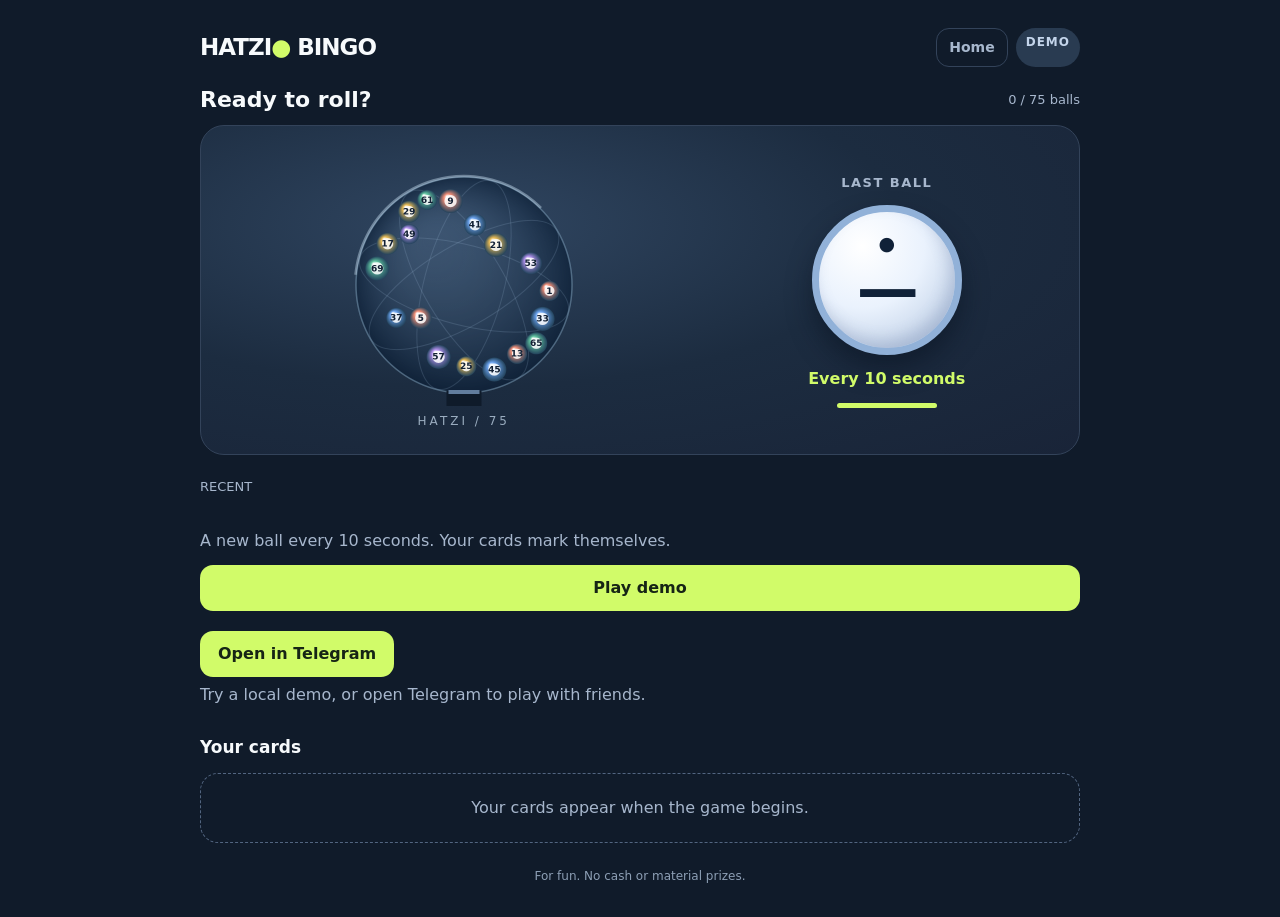
<file: index.html>
<!doctype html>
<html lang="en"><head><meta charset="utf-8"><meta name="viewport" content="width=device-width,initial-scale=1,viewport-fit=cover"><meta name="theme-color" content="#101b2a"><title>HATZI Bingo</title><script src="https://telegram.org/js/telegram-web-app.js"></script>
<style>
*{box-sizing:border-box} :root{color-scheme:dark;--bg:#101b2a;--panel:#1b293c;--edge:#33435a;--lime:#d1fb69;--muted:#a7b7cd;--white:#f7fafc}body{margin:0;background:var(--bg);color:var(--white);font:16px/1.5 system-ui,-apple-system,Segoe UI,sans-serif}button,a,select{font:inherit}button,a.action{min-height:46px;border:0;border-radius:13px;padding:11px 18px;font-weight:700;cursor:pointer;text-decoration:none;display:inline-flex;align-items:center;justify-content:center;gap:8px;background:var(--lime);color:#162415}button:disabled{opacity:.42;cursor:default}button.secondary,a.secondary{background:#29394f;color:var(--white);border:1px solid var(--edge)}button.ghost{background:transparent;color:var(--muted);border:1px solid var(--edge)}button:focus-visible,a:focus-visible,select:focus-visible{outline:3px solid #8dbeff;outline-offset:3px}main{max-width:920px;margin:auto;padding:18px 20px calc(32px + env(safe-area-inset-bottom))}header{display:flex;justify-content:space-between;align-items:center;gap:12px;margin-bottom:20px}.brand{font-weight:900;font-size:23px;letter-spacing:-1px}.brand span{color:var(--lime)}.badge{padding:5px 10px;border-radius:30px;font-size:12px;font-weight:800;letter-spacing:1px;background:#293b51;color:#c4d5eb}.heading{display:flex;align-items:center;justify-content:space-between;gap:12px;margin-bottom:12px}h1{font-size:22px;line-height:1.2;margin:0}h2{font-size:17px;margin:0}p{margin:6px 0;color:var(--muted)}.top-actions{display:flex;gap:8px}.top-actions button{font-size:14px;padding:8px 12px;min-height:38px}.stage{position:relative;background:radial-gradient(ellipse at 30% 30%,#304661 0,#1c2c40 50%,#192438 100%);border:1px solid var(--edge);border-radius:24px;overflow:hidden;padding:16px;display:grid;grid-template-columns:1.4fr 1fr;align-items:center;min-height:285px}.machine{position:relative;min-width:0}canvas{display:block;width:min(100%,280px);height:auto;aspect-ratio:1/1;margin:auto}.machine-label{text-align:center;font-size:12px;letter-spacing:3px;color:#9aacbf;margin-top:-18px}.result{display:flex;flex-direction:column;align-items:center;gap:12px;position:relative}.result-label{color:var(--muted);font-size:13px;font-weight:700;letter-spacing:1.5px}.ball{width:116px;height:116px;border-radius:50%;display:flex;flex-direction:column;align-items:center;justify-content:center;color:#102138;background:radial-gradient(circle at 32% 25%,#fff 0,#eaf2fd 45%,#afc3de 100%);box-shadow:0 14px 25px #07111f80,inset -5px -8px 14px #5b709c40;border:7px solid #91b1d8}.ball small{font-size:19px;font-weight:900;line-height:1}.ball strong{font-size:48px;font-weight:900;line-height:1.15;letter-spacing:-2px}.ball.pop{animation:pop .65s cubic-bezier(.16,.92,.34,1.25)}@keyframes pop{0%{opacity:0;transform:translate(-60px,-70px) scale(.45) rotate(-40deg)}70%{opacity:1;transform:translate(0,7px) scale(1.06)}100%{transform:none}}.countdown{font-variant-numeric:tabular-nums;color:var(--lime);font-weight:750;font-size:16px;text-align:center}.timer-track{height:5px;width:100px;border-radius:4px;background:#4a5c7355;overflow:hidden}.timer-track i{display:block;height:100%;width:100%;background:var(--lime);transition:width .1s linear}.recent{display:flex;align-items:center;gap:9px;padding:14px 0 19px;min-height:68px;overflow:auto}.recent-label{color:var(--muted);font-size:13px;flex-shrink:0}.chip{display:grid;place-items:center;flex-shrink:0;width:40px;height:40px;border-radius:50%;background:#2b3b50;color:#dbe7f8;border:2px solid #587699;font-weight:800;font-size:14px}.chip:first-of-type{color:#142615;background:var(--lime);border-color:var(--lime)}.controls{display:flex;flex-wrap:wrap;gap:9px;margin:12px 0 20px}.controls>*{flex:1}.notice{background:#29384e;border:1px solid #536782;border-radius:12px;padding:12px 14px;margin:12px 0;font-size:14px;color:#dce6f3}.notice.error{border-color:#f58c82;color:#ffd6d1}.notice.success{border-color:var(--lime);color:var(--lime)}[hidden]{display:none!important}.cards{display:grid;grid-template-columns:repeat(2,minmax(0,1fr));gap:16px}.cards:has(.card:only-child){grid-template-columns:minmax(0,1fr);max-width:440px;margin-inline:auto}.card{background:#f1f5fb;color:#233246;border-radius:18px;padding:13px;box-shadow:0 5px 0 #070f1e50}.card-title{display:flex;justify-content:space-between;color:#5a6c86;font-size:13px;font-weight:800;margin:1px 3px 9px}.grid{display:grid;grid-template-columns:repeat(5,minmax(0,1fr));gap:5px}.cell{display:grid;place-items:center;aspect-ratio:1/1;border-radius:9px;font-size:clamp(14px,3.7vw,25px);font-weight:800;background:#dce5f1;color:#243852;font-variant-numeric:tabular-nums;position:relative}.cell.hit{background:#275c43;color:#fff;box-shadow:inset 0 0 0 2px #39805b}.cell.hit::after{content:'✓';position:absolute;right:3px;top:0;font-size:10px;color:#b6ffa1}.cell.free{background:var(--lime);color:#254515;font-size:25px}.cell.label{background:none;color:#436384;aspect-ratio:auto;padding-bottom:5px;font-size:18px;font-weight:900}.card-section{margin-top:16px}.room-box{padding:16px;border-radius:16px;background:var(--panel);border:1px solid var(--edge);margin-bottom:16px}.room-box p{font-size:14px}.room-list{display:grid;gap:8px;margin-top:12px}.room-list button{justify-content:space-between;text-align:left}.room-options{display:flex;gap:6px;margin-top:14px}.room-options button{flex:1;padding:10px 4px}.room-options button.selected{background:var(--lime);color:#162415}.statusline{font-size:13px;color:var(--muted);margin-top:12px;text-align:center}.empty{border:1px dashed #526580;padding:22px;border-radius:18px;text-align:center;color:var(--muted)}.card-controls{display:flex;align-items:center;gap:10px;margin-bottom:12px}.card-controls span{color:var(--muted);font-size:14px}.foot{margin-top:24px;text-align:center;font-size:12px;color:#8d9fb5}.count-badge{font-size:13px;color:var(--muted)}.stage.running .machine-label{color:var(--lime)}@media(min-width:700px){main{padding-top:28px}.stage{min-height:330px}.ball{width:150px;height:150px}.ball strong{font-size:62px}.cards{grid-template-columns:repeat(2,minmax(0,1fr))}.cell{font-size:26px}}@media(max-width:370px){main{padding:12px}.stage{padding:7px;min-height:235px}.ball{width:94px;height:94px}.ball strong{font-size:38px}.cards{gap:8px}.card{padding:7px}.grid{gap:3px}}@media(prefers-reduced-motion:reduce){.ball.pop{animation:none}.timer-track i{transition:none}}
.points-panel{margin:16px 0;padding:16px;border:1px solid var(--edge);border-radius:16px;background:var(--panel)}.points-panel p{font-size:13px}.points-form{display:flex;flex-wrap:wrap;gap:10px;align-items:end;margin:14px 0}.points-form label{display:grid;gap:6px}.points-form input,.points-form select{font:inherit;background:var(--bg);color:var(--white);padding:10px;border:1px solid var(--edge);border-radius:8px;max-width:100%;min-width:0}.points-form>*{max-width:100%}.points-scroll{overflow-x:auto;margin:14px 0}.points-scroll table{border-collapse:collapse;font-size:13px;white-space:nowrap;width:100%}.points-scroll th,.points-scroll td{padding:9px;border-bottom:1px solid var(--edge);text-align:start}.points-panel details{margin:12px 0}.points-panel summary{cursor:pointer} </style></head><body><main>
<header><div class="brand">HATZI<span>●</span> BINGO</div><div class="top-actions"><button class="ghost" id="homeBtn" type="button">Home</button><span class="badge" id="modeBadge">LIVE</span></div></header>
<div class="heading"><h1 id="gameTitle">Ready to roll?</h1><span class="count-badge" id="drawCount">75 balls</span></div>
<section class="stage" id="stage" aria-label="Bingo ball machine"><div class="machine"><canvas id="mixer" width="560" height="560" aria-label="Animated bingo balls"></canvas><div class="machine-label">HATZI / 75</div></div><div class="result"><div class="result-label" id="lastLabel">LAST BALL</div><div class="ball" id="ball"><small id="ballLetter">●</small><strong id="ballNumber">—</strong></div><div class="countdown" id="countdown">Every 10 seconds</div><div class="timer-track"><i id="timerBar"></i></div></div></section>
<div class="recent" id="recent"><span class="recent-label">RECENT</span></div>
<div class="notice" id="notice" role="status" hidden></div>
<section id="homePanel"><p id="intro">A new ball every 10 seconds. Your cards mark themselves.</p><div class="controls"><button id="soloBtn" type="button">Play solo</button><button id="hostBtn" class="secondary" type="button">Private room · Pro</button></div><div id="guestEntry" hidden><a class="action" id="telegramLink" href="https://t.me/HatziBingoBot">Open in Telegram</a><p id="demoHelp">Try a local demo, or open Telegram to play with friends.</p></div><div class="room-list" id="roomList"></div></section>
<section id="roomPanel" class="room-box" hidden><div class="heading"><h2 id="roomTitle">Private room</h2><span id="playerCount"></span></div><p id="playerNames"></p><p id="roomHelp"></p><div class="room-options" id="cardOptions"></div><div class="controls"><button id="startBtn" type="button">Start automatic game</button><button id="inviteBtn" class="secondary" type="button">Copy invitation</button><button id="closeBtn" class="ghost" type="button">Close room</button></div></section>
<section id="pointsPanel" class="points-panel" hidden></section><button id="reportsToggle" class="secondary" hidden>My room reports</button><section id="reportsPanel" class="points-panel" hidden></section><div id="finishedPanel" class="notice success" hidden><strong id="finishTitle"></strong><p id="finishText"></p><button id="againBtn" type="button">Play again</button></div>
<section class="card-section"><div class="heading"><h2 id="cardsHeading">Your cards</h2><span id="cardSummary"></span></div><div class="cards" id="cards"></div><div class="empty" id="emptyCards">Your cards appear when the game begins.</div></section>
<div class="statusline" id="connection" aria-live="polite"></div><div class="foot" id="footer">For fun. No cash or material prizes.</div>
</main><script type="module">
import {createPointsUI} from "./points-ui.js";
const q=new URLSearchParams(location.search),bot=q.get('bot')==='zh'?'zh':'en',zh=bot==='zh',t=(en,cn)=>zh?cn:en;
document.documentElement.lang=zh?'zh-Hans':'en';
const $=id=>document.getElementById(id),tg=window.Telegram?.WebApp,initData=tg?.initData||'',live=!!initData;
const endpoint='https://wbyiwtrwtjmrwzpaalhk.supabase.co/functions/v1/hatzi-bingo/mini';
const botName=zh?'HatziBingoZhBot':'HatziBingoBot';let game=null,roomId=q.get('room')||null,offset=0,busy=false,polling=false,lastBall=null,canHost=false,demoPool=[],demoNext=0,home=true;
const text=(id,en,cn)=>$(id).textContent=t(en,cn);
text('homeBtn','Home','主页');text('gameTitle','Ready to roll?','准备好了吗？');text('lastLabel','LAST BALL','最新球');text('intro','A new ball every 10 seconds. Your cards mark themselves.','每10秒一个新球，卡片自动标记。');text('soloBtn',live?'Play solo':'Play demo',live?'单人游戏':'体验演示');text('hostBtn','Private room · Pro','私人房间 · Pro');text('telegramLink','Open in Telegram','在 Telegram 中打开');text('demoHelp','Try a local demo, or open Telegram to play with friends.','试用本地演示，或在 Telegram 中与朋友玩。');text('cardsHeading','Your cards','你的卡片');text('emptyCards','Your cards appear when the game begins.','游戏开始时显示卡片。');text('startBtn','Start automatic game','开始自动游戏');text('inviteBtn','Copy invitation','复制邀请');text('closeBtn','Close room','关闭房间');text('againBtn','Play again','再玩一局');text('footer','For fun. No cash or material prizes.','仅供娱乐，无现金或实物奖励。');$('telegramLink').href='https://t.me/'+botName;$('modeBadge').textContent=live?t('LIVE','实时'):t('DEMO','演示');$('guestEntry').hidden=live;$('hostBtn').hidden=!live;
if(live){tg.ready();tg.expand();try{tg.setHeaderColor('#101b2a');tg.setBackgroundColor('#101b2a');}catch{}}
function notice(message,error=false){$('notice').hidden=!message;$('notice').textContent=message;$('notice').className='notice'+(error?' error':'');}
async function api(action,extra={}){
  const start=Date.now();
  const res=await fetch(endpoint,{method:'POST',headers:{'Content-Type':'application/json'},body:JSON.stringify({action,bot,initData,...extra}),signal:AbortSignal.timeout(12000)});
  const data=await res.json();if(!res.ok)throw Error(data.error||t('Connection failed. Try again.','连接失败，请重试。'));
  if(data.serverNow)offset=data.serverNow-(start+Date.now())/2;
  return data;
}
async function mutate(action,extra={}){if(busy)return;busy=true;notice('');setBusy(true);try{const data=await api(action,{requestId:crypto.randomUUID(),...extra});canHost=data.canHost??canHost;game=data.game;roomId=game?.roomId??null;home=false;render();}catch(e){notice(e.message,true);}finally{busy=false;setBusy(false);}}
function setBusy(value){for(const id of ['soloBtn','hostBtn','startBtn','againBtn'])$(id).disabled=value;if(game?.mode==='room')$('startBtn').disabled=value||game.playerCount<2;}
const ballName=n=>'BINGO'[Math.floor((n-1)/15)]+'-'+n;
const color=n=>['#f18c75','#e8ba54','#6ba3ef','#b190ed','#61c5a0'][Math.floor((n-1)/15)]||'#91b1d8';
const pointsUI=createPointsUI({t,api,mutate,getState:()=>({game,home,roomId,busy}),live});
function render(){
  pointsUI.render();
  $('homePanel').hidden=!home;$('roomPanel').hidden=!game||game.mode!=='room'||home;$('finishedPanel').hidden=!game||game.status!=='finished'||home;
  $('gameTitle').textContent=home?t('Ready to roll?','准备好了吗？'):game?.mode==='room'?t('Private room','私人房间')+' · '+game.id.slice(-6):t('Solo session','单人游戏');
  const drawn=game?.drawn??[],n=drawn.at(-1);$('drawCount').textContent=drawn.length+' / '+(game?.mode==='solo'?45:75)+' '+t('balls','球');
  $('ballLetter').textContent=n?'BINGO'[Math.floor((n-1)/15)]:'●';$('ballNumber').textContent=n??'—';$('ball').style.borderColor=color(n);
  if(n&&n!==lastBall){$('ball').classList.remove('pop');void $('ball').offsetWidth;$('ball').classList.add('pop');if(live)tg.HapticFeedback?.impactOccurred('light');}lastBall=n;
  $('recent').replaceChildren();const label=document.createElement('span');label.className='recent-label';label.textContent=t('RECENT','最近');$('recent').append(label);
  for(const number of drawn.slice(-6).reverse()){const e=document.createElement('span');e.className='chip';e.textContent=ballName(number);e.style.borderColor=color(number);$('recent').append(e);}
  $('cards').replaceChildren();const cs=game?.cards??[];$('emptyCards').hidden=cs.length>0;$('cardSummary').textContent=cs.length?cs.length+' '+t(cs.length===1?'card':'cards','张'):'';
  cs.forEach((card,index)=>{const box=document.createElement('article');box.className='card';const title=document.createElement('div');title.className='card-title';title.textContent=t('CARD ','卡片 ')+(index+1);box.append(title);const grid=document.createElement('div');grid.className='grid';for(const letter of 'BINGO'){const e=document.createElement('div');e.className='cell label';e.textContent=letter;grid.append(e);}for(let r=0;r<5;r++)for(let c=0;c<5;c++){const val=card[c*5+r],hit=drawn.includes(val);const e=document.createElement('div');e.className='cell'+(val===0?' free':hit?' hit':'');e.textContent=val===0?'★':val;e.setAttribute('aria-label',val===0?t('Free center','免费中心'):val+(hit?t(', marked','，已标记'):''));grid.append(e);}box.append(grid);$('cards').append(box);});
  if(game?.mode==='room'){
    $('roomTitle').textContent=t('Room lobby','房间大厅');$('playerCount').textContent=game.playerCount+'/30';$('playerNames').textContent=(game.players??[]).join(', ');
    $('roomHelp').textContent=game.status==='lobby'?t('Everyone receives the same number of cards. Invite at least one friend.','每人获得相同数量的卡片，请至少邀请一位朋友。'):t('The same ball is drawn for everyone, every 10 seconds.','每10秒为所有人抽出同一个球。');
    $('cardOptions').replaceChildren();if(game.status==='lobby'&&game.host)for(let i=1;i<=4;i++){const b=document.createElement('button');b.className=game.cardCount===i?'selected':'secondary';b.textContent=i+' '+t(i===1?'card':'cards','张');b.onclick=()=>mutate('count',{roomId,cardCount:i});$('cardOptions').append(b);}
    $('startBtn').hidden=game.status!=='lobby'||!game.host;$('startBtn').disabled=game.playerCount<2||busy;$('inviteBtn').hidden=game.status!=='lobby';$('closeBtn').hidden=!game.host||game.status==='finished';
  }
  if(game?.status==='finished'){text('finishTitle',game.winners?.length?'BINGO!':'Game complete',game.winners?.length?'宾果！':'游戏结束');$('finishText').textContent=(game.winners??[]).join(', ')||t('Ready for another round?','准备再玩一局吗？');$('againBtn').hidden=game.mode==='room'&&!game.host;}
  if(game?.expired)notice(t('This room expired. Return home to create or join another.','房间已过期，请返回主页。'),true);
}
async function showHome(){home=true;roomId=null;render();notice('');if(!live)return;try{const data=await api('home');canHost=data.canHost;$('roomList').replaceChildren();for(const r of data.rooms){const b=document.createElement('button');b.className='secondary';b.textContent=(r.host?t('Your room','你的房间'):t('Room','房间'))+' · '+r.id.slice(-6)+' · '+r.players;b.onclick=async()=>{roomId=r.id;home=false;await refresh();};$('roomList').append(b);}if(data.game?.status==='playing'){const b=document.createElement('button');b.className='secondary';b.textContent=t('Resume solo game','继续单人游戏');b.onclick=()=>mutate('solo');$('roomList').append(b);}}catch(e){notice(e.message,true);}}
async function refresh(){if(!live||home||polling||busy)return;polling=true;try{const data=await api('state',roomId?{roomId}:{});const previous=JSON.stringify(game);game=data.game;canHost=data.canHost??canHost;if(JSON.stringify(game)!==previous)render();$('connection').textContent=t('Synced with the room','已同步');}catch(e){$('connection').textContent=t('Reconnecting…','正在重新连接…');if(/sign in/i.test(e.message))notice(e.message,true);}finally{polling=false;}}
function shuffle(a){for(let i=a.length-1;i>0;i--){const u=new Uint32Array(1);crypto.getRandomValues(u);const j=u[0]%(i+1);[a[i],a[j]]=[a[j],a[i]];}return a;}
function makeCard(){const card=Array.from({length:5},(_,c)=>shuffle(Array.from({length:15},(_,i)=>c*15+i+1)).slice(0,5)).flat();card[12]=0;return card;}
function demo(){home=false;roomId=null;demoPool=shuffle(Array.from({length:75},(_,i)=>i+1));demoNext=Date.now()+10000;offset=0;game={id:'demo',mode:'solo',status:'playing',auto:true,cards:[makeCard()],drawn:[],nextDrawAt:demoNext,host:true,winners:[]};notice(t('Local demo. Open Telegram for a shared game.','本地演示，在 Telegram 中可参加共享游戏。'));render();}
function demoWin(card,drawn){const lines=[...Array.from({length:5},(_,r)=>Array.from({length:5},(_,c)=>c*5+r)),...Array.from({length:5},(_,c)=>Array.from({length:5},(_,r)=>c*5+r)),[0,6,12,18,24],[4,8,12,16,20]];return lines.some(line=>line.every(i=>card[i]===0||drawn.includes(card[i])));}
$('soloBtn').onclick=()=>live?mutate('solo'):demo();$('hostBtn').onclick=()=>mutate('room');$('startBtn').onclick=()=>mutate('begin',{roomId});$('closeBtn').onclick=()=>{if(confirm(t('Close this room for everyone?','为所有人关闭房间？')))mutate('close',{roomId});};$('againBtn').onclick=()=>game?.mode==='room'?mutate('room'):live?mutate('solo'):demo();$('homeBtn').onclick=showHome;
$('inviteBtn').onclick=async()=>{const link=`https://t.me/${botName}?start=r_${roomId}`;try{await navigator.clipboard.writeText(link);notice(t('Invitation copied. Anyone with this link can join before the game starts.','邀请已复制。持有链接的人可在游戏开始前加入。'));}catch{notice(link);}};
setInterval(()=>{if(!live&&game?.status==='playing'&&Date.now()>=demoNext){game.drawn.push(demoPool.pop());const win=demoWin(game.cards[0],game.drawn);if(win||game.drawn.length>=45){game.status='finished';game.winners=win?[t('You won!','你赢了！')]:[];game.nextDrawAt=null;}else{demoNext+=10000;game.nextDrawAt=demoNext;}render();}const active=!home&&game?.status==='playing';$('stage').classList.toggle('running',active);if(active){const remaining=Math.max(0,(game.nextDrawAt-(Date.now()+offset))/1000);$('countdown').textContent=remaining>0?t('Next in ','下一个：')+remaining.toFixed(1)+'s':t('Drawing…','抽球中…');$('timerBar').style.width=Math.min(100,remaining*10)+'%';}else{$('countdown').textContent=game?.status==='finished'&&!home?t('Round complete','本局结束'):t('Every 10 seconds','每10秒一个球');$('timerBar').style.width='100%';}},100);
setInterval(refresh,1500);document.addEventListener('visibilitychange',()=>{if(!document.hidden)refresh();});
// Animation is visual only. Live results always come from the authenticated server.
const cv=$('mixer'),cx=cv.getContext('2d'),reduced=matchMedia('(prefers-reduced-motion: reduce)').matches;
const balls=Array.from({length:18},(_,i)=>({x:280+Math.cos(i*2.4)*120,y:270+Math.sin(i*2.4)*120,vx:Math.sin(i+2)*2.5,vy:Math.cos(i+1)*2.5,r:20+(i%3)*2,n:1+i*4}));let lastFrame=0;
function frame(time){const dt=Math.min(2,(time-lastFrame)/16.67||1);lastFrame=time;cx.clearRect(0,0,560,560);const active=game?.status==='playing'&&!home, speed=active?1.7:.35;
cx.save();cx.translate(280,270);const glow=cx.createRadialGradient(-70,-90,5,0,0,225);glow.addColorStop(0,'#6887a940');glow.addColorStop(1,'#081b32b0');cx.fillStyle=glow;cx.beginPath();cx.arc(0,0,216,0,Math.PI*2);cx.fill();cx.strokeStyle='#83a5c080';cx.lineWidth=3;cx.stroke();cx.save();cx.rotate(reduced?0:time/5000);cx.strokeStyle='#adc6e52b';cx.lineWidth=2;for(let i=0;i<4;i++){cx.rotate(Math.PI/4);cx.beginPath();cx.ellipse(0,0,215,80,0,0,Math.PI*2);cx.stroke();}cx.restore();cx.restore();
for(let i=0;i<balls.length;i++){const b=balls[i];if(!reduced){b.x+=b.vx*dt*speed;b.y+=b.vy*dt*speed;const dx=b.x-280,dy=b.y-270,d=Math.hypot(dx,dy),limit=210-b.r;if(d>limit){const nx=dx/d,ny=dy/d,dot=b.vx*nx+b.vy*ny;b.vx-=2*dot*nx;b.vy-=2*dot*ny;b.x=280+nx*limit;b.y=270+ny*limit;}for(let j=0;j<i;j++){const a=balls[j],dx=b.x-a.x,dy=b.y-a.y,d=Math.hypot(dx,dy)||1;if(d<a.r+b.r){const push=(a.r+b.r-d)/2,nx=dx/d,ny=dy/d;b.x+=nx*push;b.y+=ny*push;a.x-=nx*push;a.y-=ny*push;const v=b.vx;b.vx=a.vx;a.vx=v;const w=b.vy;b.vy=a.vy;a.vy=w;}}}const g=cx.createRadialGradient(b.x-7,b.y-9,1,b.x,b.y,b.r);g.addColorStop(0,'#fff');g.addColorStop(.32,color(b.n));g.addColorStop(1,'#23435c');cx.fillStyle=g;cx.beginPath();cx.arc(b.x,b.y,b.r,0,Math.PI*2);cx.fill();cx.fillStyle='#ffffffd9';cx.beginPath();cx.arc(b.x,b.y,b.r*.51,0,Math.PI*2);cx.fill();cx.fillStyle='#122034';cx.font='bold 18px system-ui';cx.textAlign='center';cx.textBaseline='middle';cx.fillText(b.n,b.x,b.y+1);}
cx.strokeStyle='#d6ecff65';cx.lineWidth=5;cx.beginPath();cx.arc(280,270,218,Math.PI*1.03,Math.PI*1.75);cx.stroke();cx.fillStyle='#0f1b2a';cx.fillRect(245,482,70,30);cx.fillStyle='#627d9d';cx.fillRect(249,480,62,8);requestAnimationFrame(frame);}
requestAnimationFrame(frame);render();
if(live&&roomId){home=false;mutate('join',{roomId});}else showHome();
</script></body></html>
</file>
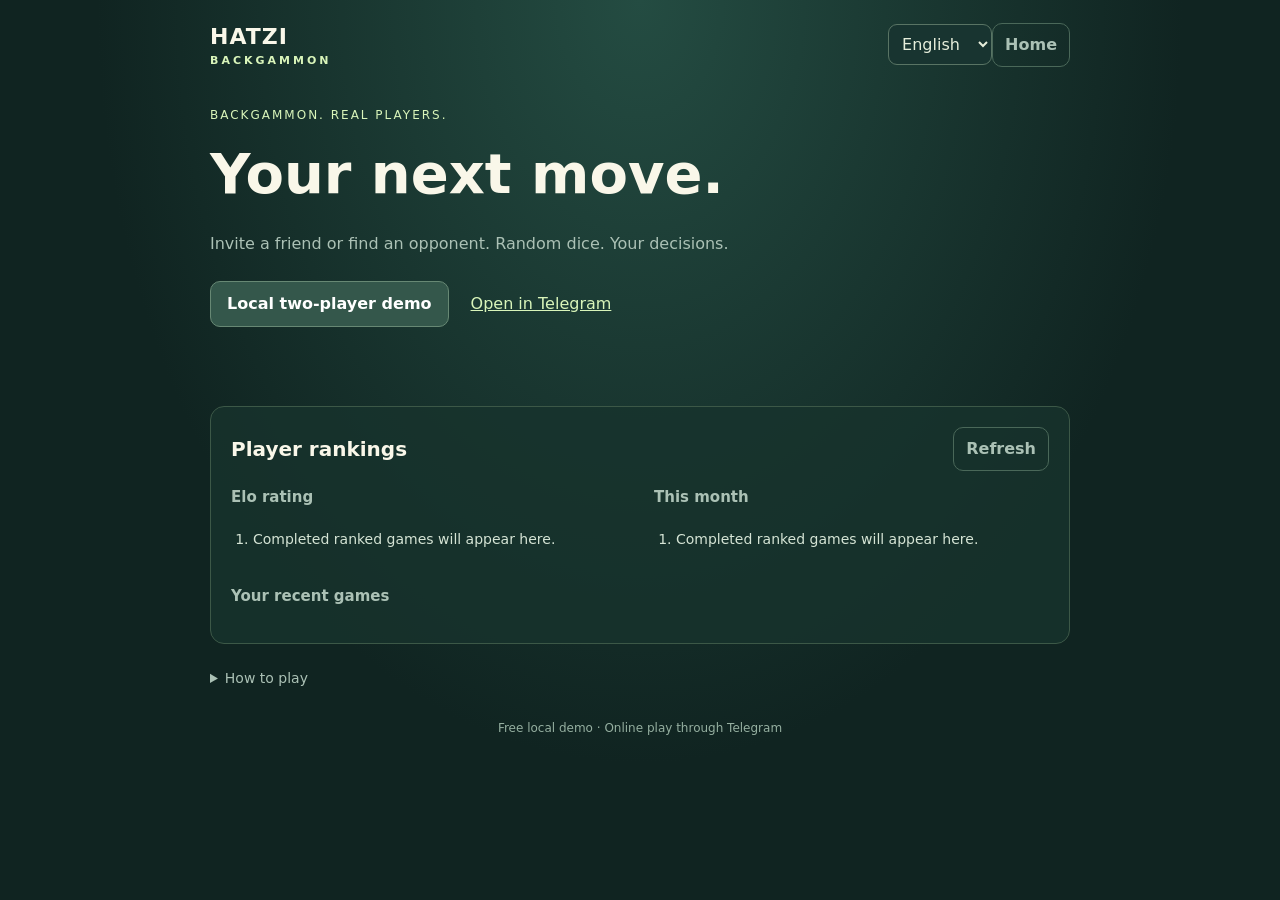
<file: backgammon/index.html>
<!doctype html><html lang="he" dir="rtl"><head><meta charset="utf-8"><meta name="viewport" content="width=device-width,initial-scale=1,viewport-fit=cover"><meta name="theme-color" content="#122b29"><title>HATZI Backgammon · שש בש</title><link rel="stylesheet" href="style.css"><script src="https://telegram.org/js/telegram-web-app.js"></script></head><body><main>
<header><div class="brand">HATZI <span>BACKGAMMON</span></div><div><select id="language" aria-label="Language"><option value="he">עברית</option><option value="en">English</option><option value="zh">简体中文</option></select><button id="adminToggle" class="quiet" hidden>ניהול</button><button id="home" class="quiet">בית</button></div></header>
<section id="lobby"><div class="eyebrow" id="eyebrow">שש־בש. שחקנים אמיתיים.</div><h1 id="title">המהלך הבא שלך.</h1><p id="intro">הזמן חבר או מצא יריב. הקוביות אקראיות, המהלכים שלך.</p><div class="entry"><button id="ranked">מצא יריב · מדורג</button><button id="friend" class="secondary">הזמן חבר</button><button id="demo" class="secondary">התנסות מקומית לשניים</button><a id="telegram" href="https://t.me/HatziBackgammonBot">פתח בטלגרם</a><button id="resume" hidden>המשך משחק</button></div><div class="profile" id="profile"></div><section id="wallet" class="wallet" hidden><h2 id="walletTitle"></h2><p id="balance"></p><p id="packText"></p><label class="terms-check"><input type="checkbox" id="acceptTerms"><span id="acceptLabel"></span> <a id="termsLink" href="terms.html" target="_blank" rel="noopener">Terms</a></label><button id="buy"></button><p id="walletHelp" class="small"></p></section></section>
<section id="contactPanel" class="contact-panel" hidden><details><summary id="contactTitle">עדכונים ומפגשים</summary><p id="contactInfo"></p><form id="contactForm"><input type="email" id="email" maxlength="254" autocomplete="email" placeholder="Email" aria-label="Email"><label><input type="checkbox" id="updatesOpt"><span id="updatesLabel"></span></label><label><input type="checkbox" id="eventsOpt"><span id="eventsLabel"></span></label><button id="saveContact"></button></form><p id="contactStatus" role="status"></p></details></section><section id="adminPanel" hidden><div class="section-title"><h2 id="adminTitle">ניהול לקוחות</h2><button id="adminRefresh" class="quiet">רענן</button></div><p id="adminSummary"></p><div id="customers"></div><div class="entry"><button id="adminPrevious" class="secondary">קודם</button><button id="adminNext" class="secondary">הבא</button><button id="exportCustomers" class="secondary">CSV</button></div><p class="small" id="adminNote"></p></section><div id="notice" role="status" hidden></div>
<section id="gameArea" hidden><div class="player-row"><div><span class="stone black"></span><strong id="blackName"></strong><small id="blackRating"></small></div><div id="blackPips"></div></div>
<div class="board-shell"><div id="board" class="board" dir="ltr" aria-label="Backgammon board"></div><div class="board-center" dir="ltr"><div id="dice" class="dice"></div><span id="turnClock"></span></div></div>
<div class="player-row"><div><span class="stone white"></span><strong id="whiteName"></strong><small id="whiteRating"></small></div><div id="whitePips"></div></div>
<div class="off-row"><button id="whiteOff" class="quiet"></button><button id="blackOff" class="quiet"></button></div>
<div class="status"><span id="turnText"></span><span class="pill" id="mode"></span></div><div class="game-controls"><button id="ready" hidden>אני מוכן</button><button id="roll">זרוק קוביות</button><button id="invite" class="secondary">העתק הזמנה</button><button id="cancel" class="secondary">בטל חיפוש</button><button id="claim" class="secondary" hidden>בקש ניצחון בזמן</button><button id="resign" class="quiet">פרוש</button></div><div id="moves" class="moves"></div><p id="hint"></p><p id="sync" class="small"></p><section class="chat"><div class="section-title"><h3 id="chatTitle">צ׳אט עם היריב</h3><button id="mute" class="quiet">השתק</button></div><div id="messages" role="log" aria-live="polite"></div><form id="chatForm"><input id="chatInput" maxlength="280" autocomplete="off" aria-label="Chat message"><button id="send">שלח</button></form><p id="chatHelp" class="small"></p></section></section>
<section class="rankings"><div class="section-title"><h2 id="rankTitle">טבלת שחקנים</h2><button id="refresh" class="quiet">רענן</button></div><div class="rank-grid"><div><h3 id="eloTitle">דירוג Elo</h3><ol id="ratings"></ol></div><div><h3 id="monthTitle">החודש</h3><ol id="monthly"></ol></div></div><h3 id="historyTitle">המשחקים האחרונים שלך</h3><div id="history"></div></section>
<details><summary id="rulesTitle">איך משחקים?</summary><p id="rules"></p></details><footer id="footer">גרסת ניסיון חינמית · אין דמי כניסה, הימורים או פרס פעיל</footer>
</main><script type="module" src="app.js"></script></body></html>
</file>
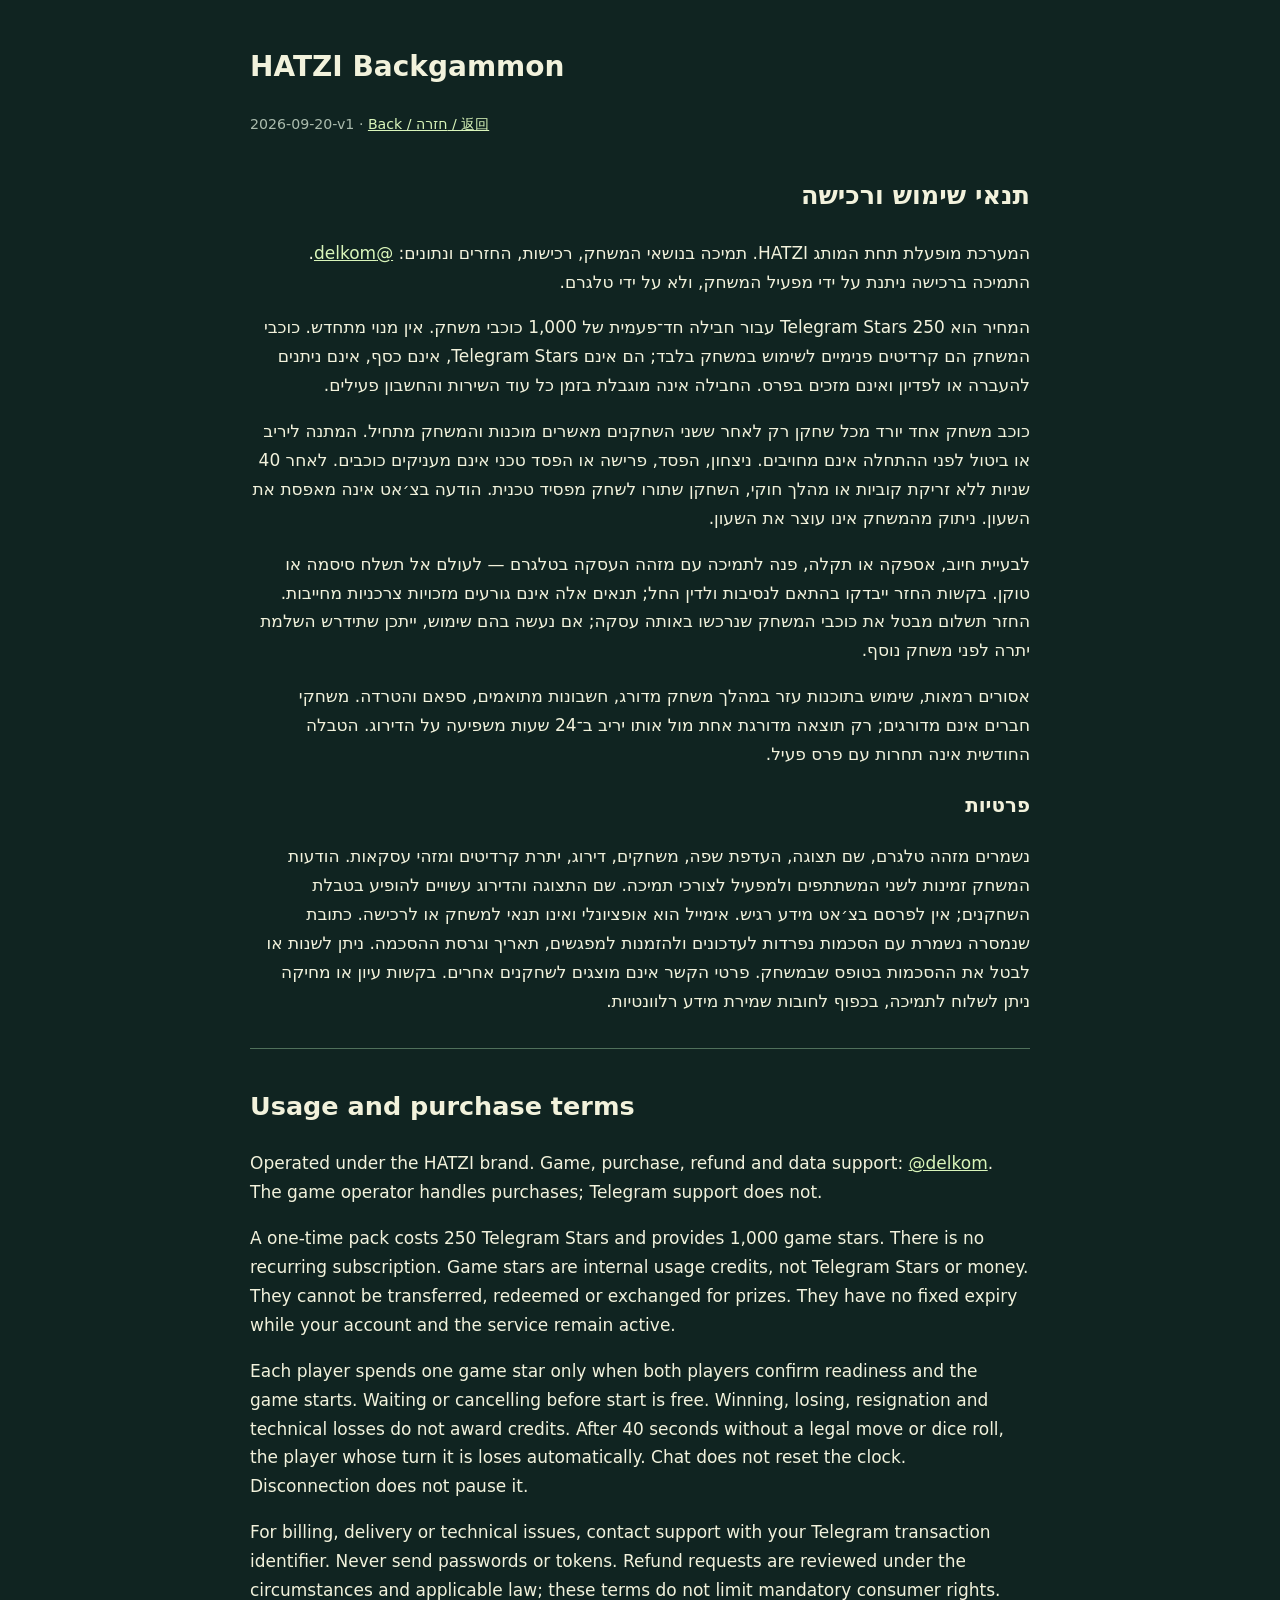
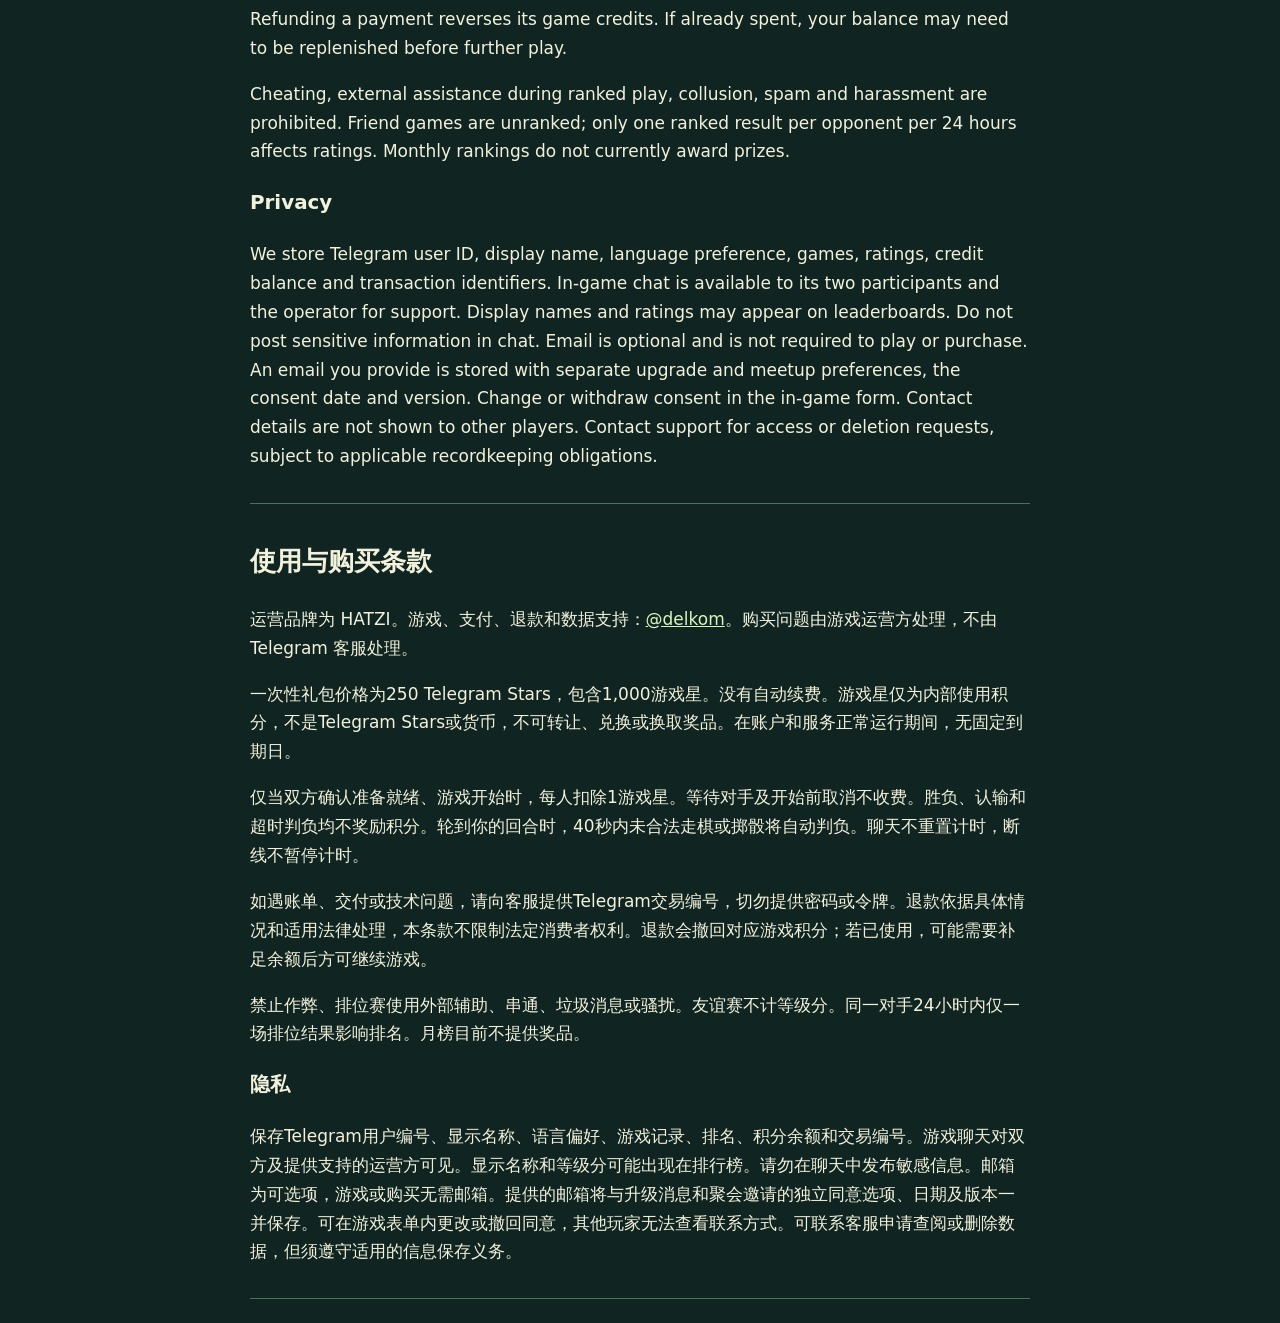
<file: backgammon/terms.html>
<!doctype html><html lang="he"><head><meta charset="utf-8"><meta name="viewport" content="width=device-width,initial-scale=1"><title>HATZI Backgammon — Terms</title><style>body{font:17px/1.7 system-ui;background:#102421;color:#f2f2dc;max-width:780px;margin:auto;padding:24px}a{color:#d9f5ba}section{border-bottom:1px solid #50705b;padding:15px 0}h1{font-size:28px}small{color:#aabbad}</style></head><body><h1>HATZI Backgammon</h1><small>2026-09-20-v1 · <a href="./">Back / חזרה / 返回</a></small>
<section dir="rtl" lang="he"><h2>תנאי שימוש ורכישה</h2><p>המערכת מופעלת תחת המותג HATZI. תמיכה בנושאי המשחק, רכישות, החזרים ונתונים: <a href="https://t.me/delkom">@delkom</a>. התמיכה ברכישה ניתנת על ידי מפעיל המשחק, ולא על ידי טלגרם.</p><p>המחיר הוא 250 Telegram Stars עבור חבילה חד־פעמית של 1,000 כוכבי משחק. אין מנוי מתחדש. כוכבי המשחק הם קרדיטים פנימיים לשימוש במשחק בלבד; הם אינם Telegram Stars, אינם כסף, אינם ניתנים להעברה או לפדיון ואינם מזכים בפרס. החבילה אינה מוגבלת בזמן כל עוד השירות והחשבון פעילים.</p><p>כוכב משחק אחד יורד מכל שחקן רק לאחר ששני השחקנים מאשרים מוכנות והמשחק מתחיל. המתנה ליריב או ביטול לפני ההתחלה אינם מחויבים. ניצחון, הפסד, פרישה או הפסד טכני אינם מעניקים כוכבים. לאחר 40 שניות ללא זריקת קוביות או מהלך חוקי, השחקן שתורו לשחק מפסיד טכנית. הודעה בצ׳אט אינה מאפסת את השעון. ניתוק מהמשחק אינו עוצר את השעון.</p><p>לבעיית חיוב, אספקה או תקלה, פנה לתמיכה עם מזהה העסקה בטלגרם — לעולם אל תשלח סיסמה או טוקן. בקשות החזר ייבדקו בהתאם לנסיבות ולדין החל; תנאים אלה אינם גורעים מזכויות צרכניות מחייבות. החזר תשלום מבטל את כוכבי המשחק שנרכשו באותה עסקה; אם נעשה בהם שימוש, ייתכן שתידרש השלמת יתרה לפני משחק נוסף.</p><p>אסורים רמאות, שימוש בתוכנות עזר במהלך משחק מדורג, חשבונות מתואמים, ספאם והטרדה. משחקי חברים אינם מדורגים; רק תוצאה מדורגת אחת מול אותו יריב ב־24 שעות משפיעה על הדירוג. הטבלה החודשית אינה תחרות עם פרס פעיל.</p><h3>פרטיות</h3><p>נשמרים מזהה טלגרם, שם תצוגה, העדפת שפה, משחקים, דירוג, יתרת קרדיטים ומזהי עסקאות. הודעות המשחק זמינות לשני המשתתפים ולמפעיל לצורכי תמיכה. שם התצוגה והדירוג עשויים להופיע בטבלת השחקנים; אין לפרסם בצ׳אט מידע רגיש. אימייל הוא אופציונלי ואינו תנאי למשחק או לרכישה. כתובת שנמסרה נשמרת עם הסכמות נפרדות לעדכונים ולהזמנות למפגשים, תאריך וגרסת ההסכמה. ניתן לשנות או לבטל את ההסכמות בטופס שבמשחק. פרטי הקשר אינם מוצגים לשחקנים אחרים. בקשות עיון או מחיקה ניתן לשלוח לתמיכה, בכפוף לחובות שמירת מידע רלוונטיות.</p></section>
<section lang="en"><h2>Usage and purchase terms</h2><p>Operated under the HATZI brand. Game, purchase, refund and data support: <a href="https://t.me/delkom">@delkom</a>. The game operator handles purchases; Telegram support does not.</p><p>A one-time pack costs 250 Telegram Stars and provides 1,000 game stars. There is no recurring subscription. Game stars are internal usage credits, not Telegram Stars or money. They cannot be transferred, redeemed or exchanged for prizes. They have no fixed expiry while your account and the service remain active.</p><p>Each player spends one game star only when both players confirm readiness and the game starts. Waiting or cancelling before start is free. Winning, losing, resignation and technical losses do not award credits. After 40 seconds without a legal move or dice roll, the player whose turn it is loses automatically. Chat does not reset the clock. Disconnection does not pause it.</p><p>For billing, delivery or technical issues, contact support with your Telegram transaction identifier. Never send passwords or tokens. Refund requests are reviewed under the circumstances and applicable law; these terms do not limit mandatory consumer rights. Refunding a payment reverses its game credits. If already spent, your balance may need to be replenished before further play.</p><p>Cheating, external assistance during ranked play, collusion, spam and harassment are prohibited. Friend games are unranked; only one ranked result per opponent per 24 hours affects ratings. Monthly rankings do not currently award prizes.</p><h3>Privacy</h3><p>We store Telegram user ID, display name, language preference, games, ratings, credit balance and transaction identifiers. In-game chat is available to its two participants and the operator for support. Display names and ratings may appear on leaderboards. Do not post sensitive information in chat. Email is optional and is not required to play or purchase. An email you provide is stored with separate upgrade and meetup preferences, the consent date and version. Change or withdraw consent in the in-game form. Contact details are not shown to other players. Contact support for access or deletion requests, subject to applicable recordkeeping obligations.</p></section>
<section lang="zh-Hans"><h2>使用与购买条款</h2><p>运营品牌为 HATZI。游戏、支付、退款和数据支持：<a href="https://t.me/delkom">@delkom</a>。购买问题由游戏运营方处理，不由 Telegram 客服处理。</p><p>一次性礼包价格为250 Telegram Stars，包含1,000游戏星。没有自动续费。游戏星仅为内部使用积分，不是Telegram Stars或货币，不可转让、兑换或换取奖品。在账户和服务正常运行期间，无固定到期日。</p><p>仅当双方确认准备就绪、游戏开始时，每人扣除1游戏星。等待对手及开始前取消不收费。胜负、认输和超时判负均不奖励积分。轮到你的回合时，40秒内未合法走棋或掷骰将自动判负。聊天不重置计时，断线不暂停计时。</p><p>如遇账单、交付或技术问题，请向客服提供Telegram交易编号，切勿提供密码或令牌。退款依据具体情况和适用法律处理，本条款不限制法定消费者权利。退款会撤回对应游戏积分；若已使用，可能需要补足余额后方可继续游戏。</p><p>禁止作弊、排位赛使用外部辅助、串通、垃圾消息或骚扰。友谊赛不计等级分。同一对手24小时内仅一场排位结果影响排名。月榜目前不提供奖品。</p><h3>隐私</h3><p>保存Telegram用户编号、显示名称、语言偏好、游戏记录、排名、积分余额和交易编号。游戏聊天对双方及提供支持的运营方可见。显示名称和等级分可能出现在排行榜。请勿在聊天中发布敏感信息。邮箱为可选项，游戏或购买无需邮箱。提供的邮箱将与升级消息和聚会邀请的独立同意选项、日期及版本一并保存。可在游戏表单内更改或撤回同意，其他玩家无法查看联系方式。可联系客服申请查阅或删除数据，但须遵守适用的信息保存义务。</p></section></body></html>
</file>
<file: backgammon/style.css>
:root{color-scheme:dark;--bg:#102421;--panel:#183430;--mint:#d9f5ba;--muted:#abc1b5;--wood:#a67444;--light:#ead9b6;--ink:#173933}*{box-sizing:border-box}body{margin:0;background:radial-gradient(ellipse at top,#244c42,var(--bg) 60%);color:#f9f7e9;font:16px/1.5 system-ui,sans-serif;min-height:100vh}main{max-width:900px;margin:auto;padding:20px 20px 40px}header{display:flex;justify-content:space-between;align-items:center;margin-bottom:36px;gap:12px}.brand{font-size:22px;font-weight:900;letter-spacing:1px;direction:ltr}.brand span{font-size:11px;display:block;color:var(--mint);letter-spacing:3px}button,a{font:inherit;touch-action:manipulation}button{cursor:pointer;min-height:44px;padding:10px 16px;border:0;border-radius:10px;background:var(--mint);color:var(--ink);font-weight:750}button:disabled{opacity:.4;cursor:default}button.secondary{color:#fff;background:#34574b;border:1px solid #678874}button.quiet{color:var(--muted);background:transparent;border:1px solid #4a6859;padding:8px 12px}a{color:var(--mint)}button:focus-visible,a:focus-visible{outline:3px solid #fff;outline-offset:3px}[hidden]{display:none!important}.eyebrow{font-size:12px;letter-spacing:2px;color:var(--mint)}h1{font-size:clamp(32px,6vw,56px);margin:8px 0}h2{font-size:20px;margin:0}h3{font-size:15px;color:var(--muted)}p{color:var(--muted)}.entry{display:flex;gap:10px;align-items:center;flex-wrap:wrap;margin:24px 0}.entry a{padding:12px}.profile{padding:10px 0;color:var(--mint)}#notice{padding:14px;border-radius:10px;background:#3a4c31;border:1px solid #718765;margin:16px 0}#notice.error{background:#4b2927;border-color:#b07767}.board-shell{position:relative;background:#8a5835;padding:12px;border-radius:12px;box-shadow:0 18px 45px #0005,inset 0 0 0 3px #bc8c57;direction:ltr}.board{display:grid;grid-template-columns:repeat(6,minmax(0,1fr)) 28px repeat(6,minmax(0,1fr));grid-template-rows:210px 210px;background:var(--light);border:2px solid #38281d;border-radius:3px;overflow:hidden}.point{position:relative;border-radius:0;min-height:0;padding:19px 2px 0;background:none;display:flex;flex-direction:column;align-items:center;justify-content:flex-start;gap:0;overflow:hidden;isolation:isolate}.point::before{content:'';position:absolute;inset:0 1px 30px;background:#37574c;clip-path:polygon(0 0,100% 0,50% 100%);z-index:-1}.point.alt::before{background:#a85935}.point.bottom{padding:0 2px 19px;flex-direction:column-reverse}.point.bottom::before{inset:30px 1px 0;clip-path:polygon(50% 0,100% 100%,0 100%)}.point .number{position:absolute;top:1px;color:#2c2116;font-size:11px;font-weight:800}.point.bottom .number{top:auto;bottom:1px}.point.legal{box-shadow:inset 0 0 0 3px #e9fa89}.point.selected{box-shadow:inset 0 0 0 4px #fff;background:#dfc87555}.point.destination{background:#95d47777;box-shadow:inset 0 0 0 3px #477c23}.checker{display:grid;place-items:center;width:min(100%,38px);aspect-ratio:1;flex-shrink:0;border-radius:50%;font-size:13px;font-weight:900;border:2px solid #0003;box-shadow:0 2px 3px #0006,inset 0 0 0 3px #ffffff16}.checker.white,.stone.white{background:radial-gradient(circle at 35% 25%,#fffced,#d3c8ac);color:#383123}.checker.black,.stone.black{background:radial-gradient(circle at 35% 25%,#59635a,#162820);color:#fff}.bar{background:#674328;display:flex;flex-direction:column;justify-content:center;gap:4px;align-items:center;padding:2px;border-radius:0;min-height:0}.bar.legal{outline:3px solid #e9fa89;outline-offset:-3px}.bar .checker{font-size:12px}.board-center{position:absolute;top:50%;left:50%;transform:translate(-50%,-50%);display:flex;align-items:center;gap:14px;pointer-events:none;background:#c6ae86ed;padding:7px 14px;border-radius:10px;box-shadow:0 2px 8px #31220f33;max-width:90%}.dice{display:flex;gap:6px}.die{display:grid;grid-template-columns:repeat(3,1fr);grid-template-rows:repeat(3,1fr);gap:3px;width:40px;height:40px;background:#fffaf0;border:1px solid #b6a68b;box-shadow:2px 3px 0 #7b6046;padding:6px;border-radius:7px}.die.used{opacity:.35}.pip{border-radius:50%;background:#223e35}.rolling .die{animation:shake .18s linear infinite}@keyframes shake{0%,100%{transform:rotate(-15deg) translateY(0)}50%{transform:rotate(20deg) translateY(-6px)}}#turnClock{font-size:13px;color:#2e392b;white-space:nowrap;font-weight:800;font-variant-numeric:tabular-nums}.player-row{display:flex;justify-content:space-between;align-items:center;margin:14px 0;font-size:14px;gap:8px}.player-row>div:first-child{display:flex;align-items:center;gap:8px;min-width:0}.player-row strong{max-width:230px;overflow:hidden;text-overflow:ellipsis;white-space:nowrap}.player-row small{color:var(--muted)}.stone{width:21px;height:21px;display:inline-block;border-radius:50%;border:1px solid #ffffff44;flex-shrink:0}.off-row{display:flex;gap:10px;justify-content:space-between}.off-row button{font-size:13px}.off-row button.destination{outline:3px solid var(--mint)}.status{display:flex;justify-content:space-between;gap:12px;align-items:center;margin:20px 0;font-weight:750}.pill{font-size:12px;color:var(--mint);border:1px solid #698161;border-radius:30px;padding:4px 9px;white-space:nowrap}.game-controls{display:flex;gap:8px;flex-wrap:wrap}.moves{display:flex;gap:7px;flex-wrap:wrap;margin:12px 0}.moves button{font-size:14px;background:#3f6658;color:#fff;border:1px solid #84a68c}#hint,.small{font-size:13px}.rankings{margin-top:34px;background:#18332dc9;border:1px solid #3c5847;padding:20px;border-radius:14px}.section-title{display:flex;align-items:center;justify-content:space-between}.rank-grid{display:grid;grid-template-columns:1fr 1fr;gap:28px}ol{padding-inline-start:22px;font-size:14px;color:#d5e4d5}li{padding:6px 0}#history{display:grid;gap:6px;font-size:13px;color:var(--muted)}details{margin-top:24px;color:var(--muted);font-size:14px}summary{cursor:pointer}footer{font-size:12px;color:#95afa0;text-align:center;margin-top:30px}@media(max-width:600px){main{padding:14px 10px 32px}header{margin-bottom:24px}.board-shell{padding:6px}.board{grid-template-columns:repeat(6,minmax(0,1fr)) 20px repeat(6,minmax(0,1fr));grid-template-rows:160px 160px}.checker{border-width:1px;font-size:10px}.point{padding-top:17px}.point.bottom{padding-bottom:17px}.point::before{bottom:30px}.point.bottom::before{top:30px}.board-center{gap:9px;padding:6px 10px}.die{width:30px;height:30px;gap:2px;padding:4px}.player-row strong{max-width:125px}.player-row small{font-size:11px}.rank-grid{gap:16px}.rankings{padding:15px}.off-row button{padding:6px 8px}.entry>*{flex:1 1 40%}}@media(prefers-reduced-motion:reduce){.rolling .die{animation:none}}
select{font:inherit;background:#183430;color:#e6eedb;border:1px solid #597464;border-radius:9px;padding:9px;max-width:115px}.chat{margin-top:25px;padding:14px;border:1px solid #476354;border-radius:12px;background:#142d27}#messages{max-height:220px;overflow:auto;display:flex;flex-direction:column;gap:7px}.chat-message{align-self:flex-start;background:#2d4b40;max-width:90%;padding:8px 12px;border-radius:9px;overflow-wrap:anywhere}.chat-message.own{align-self:flex-end;background:#3c5d3e}.chat-message strong{font-size:11px;color:#bad0b9}.chat-message p{margin:3px 0;color:#fff;font-size:14px;white-space:pre-wrap}#chatForm{display:flex;gap:8px;margin-top:12px}#chatInput{min-width:0;flex:1;font:inherit;border:1px solid #58705e;border-radius:8px;background:#102720;color:#fff;padding:10px}
.wallet{background:#1d3b2d;border:1px solid #728859;border-radius:14px;padding:18px;margin:18px 0}.terms-check{display:flex;align-items:center;gap:8px;flex-wrap:wrap;font-size:13px;margin:14px 0}.terms-check input{width:20px;height:20px}.wallet #buy{margin-top:5px}
.contact-panel,#adminPanel{margin:20px 0;border:1px solid #48634e;border-radius:12px;padding:16px;background:#163127}.contact-panel details{margin:0}#contactForm{display:grid;gap:14px}#contactForm label{display:flex;gap:9px;align-items:flex-start;font-size:14px}#contactForm input[type=checkbox]{width:20px;height:20px;flex-shrink:0}#email{font:inherit;direction:ltr;padding:12px;border:1px solid #667f65;border-radius:8px;background:#0f251e;color:#fff}.customer{border-bottom:1px solid #4d634c;padding:12px 0;overflow-wrap:anywhere}.customer p{font-size:13px;margin:5px 0}.customer small{color:#a4b39e}
</file>
